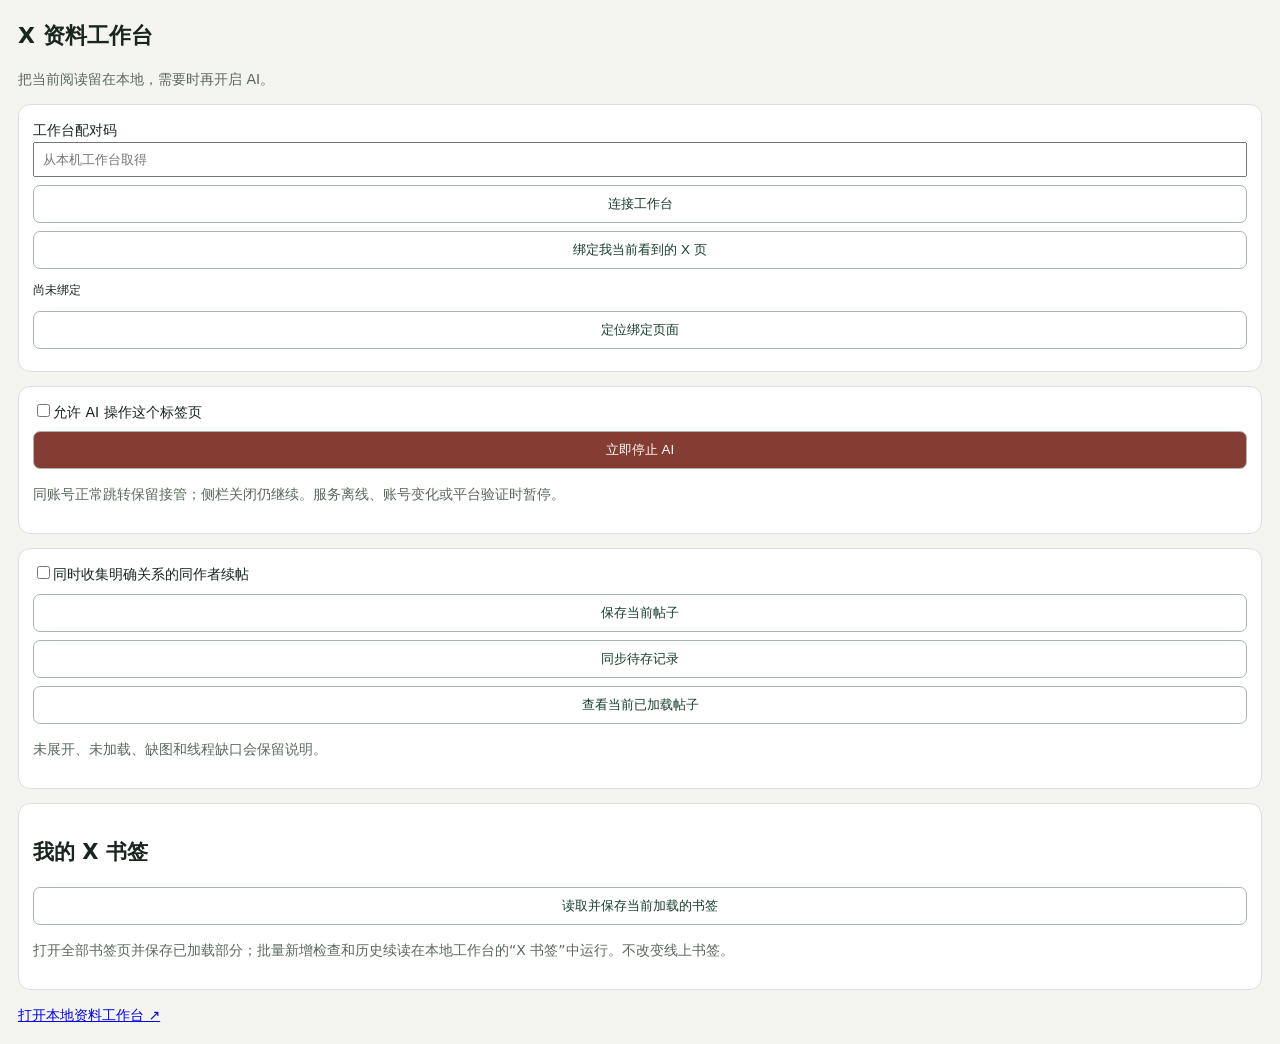
<file: extension/panel.html>
<!doctype html><html lang="zh-CN"><meta charset="utf-8"><meta name="viewport" content="width=device-width,initial-scale=1"><title>X 资料侧栏</title><link rel="stylesheet" href="panel.css"><body>
<h1>X 资料工作台</h1><p>把当前阅读留在本地，需要时再开启 AI。</p><p id="status" role="status"></p>
<section><label>工作台配对码<input id="code" autocomplete="off" placeholder="从本机工作台取得"></label><button id="pair">连接工作台</button><button id="bind">绑定我当前看到的 X 页</button><pre id="binding">尚未绑定</pre><button id="focus">定位绑定页面</button></section>
<section><label><input type="checkbox" id="control">允许 AI 操作这个标签页</label><button id="stop" class="stop">立即停止 AI</button><p>同账号正常跳转保留接管；侧栏关闭仍继续。服务离线、账号变化或平台验证时暂停。</p></section>
<section><label><input type="checkbox" id="thread">同时收集明确关系的同作者续帖</label><button id="capture">保存当前帖子</button><button id="sync">同步待存记录</button><button id="list">查看当前已加载帖子</button><p>未展开、未加载、缺图和线程缺口会保留说明。</p><div id="cards"></div></section>
<section><h2>我的 X 书签</h2><button id="bookmarks">读取并保存当前加载的书签</button><p>打开全部书签页并保存已加载部分；批量新增检查和历史续读在本地工作台的“X 书签”中运行。不改变线上书签。</p></section>
<a href="http://127.0.0.1:8915/" target="_blank" rel="noopener noreferrer">打开本地资料工作台 ↗</a><p id="version"></p><script src="panel.js"></script></body></html>
</file>
<file: extension/panel.css>
body{font:14px/1.6 system-ui,sans-serif;margin:18px;background:#f4f5f1;color:#19251e}h1{font-size:22px}section{background:white;border:1px solid #ddd;border-radius:12px;padding:14px;margin:14px 0}button{display:block;padding:9px;margin:8px 0;border:1px solid #aab7af;border-radius:7px;background:white;color:#183e2c;cursor:pointer;width:100%}button:disabled{opacity:.5}input:not([type=checkbox]){display:block;box-sizing:border-box;padding:8px;width:100%}.stop{background:#853c32;color:white}pre{white-space:pre-wrap;overflow-wrap:anywhere;font:12px/1.5 system-ui}p{color:#5c685e}#status{white-space:pre-wrap;color:#244e3b}article{border-top:1px solid #ddd;padding:8px 0}
</file>
